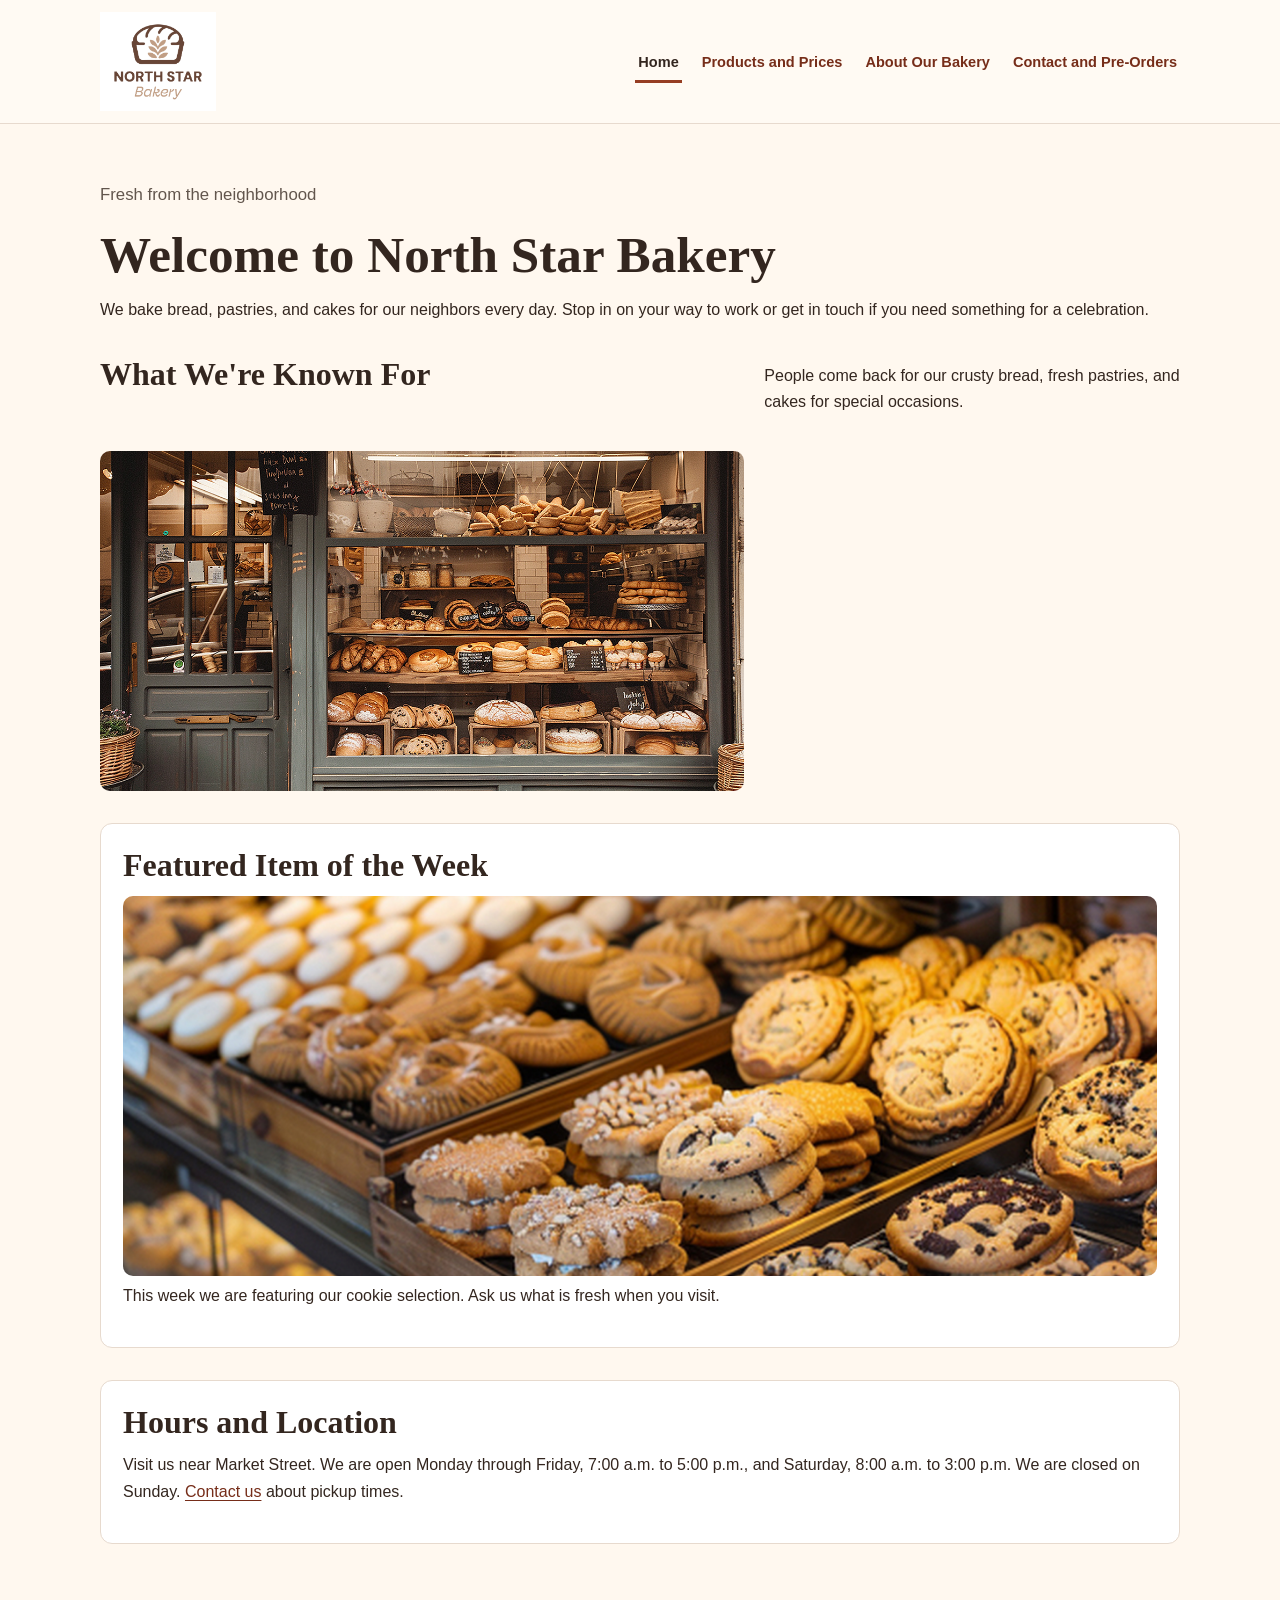
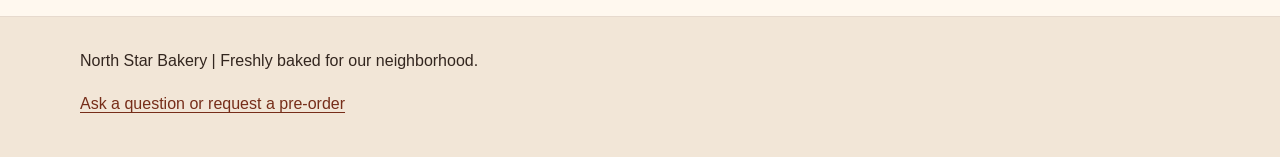
<file: index.html>
<!DOCTYPE html>

<html lang="en">
<head>
<meta charset="utf-8"/>
<meta content="width=device-width, initial-scale=1.0" name="viewport"/>
<meta content="North Star Bakery: fresh bread, pastries, cakes, and local pre-orders." name="description"/>
<title>Home | North Star Bakery</title>
<link href="styles.css" rel="stylesheet"/><script defer="True" src="site.js"></script></head>
<body><a class="skip-link" href="#main-content">Skip to main content</a>
<header class="site-header"><div class="header-inner">
<a class="brand" href="index.html"><img alt="North Star Bakery logo" src="media/bakery-logo_c.png" width="150"/></a>
<nav aria-label="Main navigation">
<ul>
<li><a aria-current="page" href="index.html">Home</a></li>
<li><a href="products.html">Products and Prices</a></li>
<li><a href="about.html">About Our Bakery</a></li>
<li><a href="contact.html">Contact and Pre-Orders</a></li>
</ul>
</nav>
</div></header>
<main id="main-content">
<p class="intro">Fresh from the neighborhood</p><h1>Welcome to North Star Bakery</h1>
<p>We bake bread, pastries, and cakes for our neighbors every day. Stop in on your way to work or get in touch if you need something for a celebration.</p>
<section aria-labelledby="known-for" class="two-col">
<h2 id="known-for">What We're Known For</h2>
<p>People come back for our crusty bread, fresh pastries, and cakes for special occasions.</p>
<img alt="North Star Bakery storefront with bread displayed in the window" class="media-img" loading="lazy" src="media/bakery-storefront_c.png"/>
</section>
<section aria-labelledby="featured" class="panel">
<h2 id="featured">Featured Item of the Week</h2>
<picture>
<source media="(max-width: 600px)" srcset="media/bakery-feature-small_c.png"/>
<img alt="Trays of assorted cookies and pastries at the bakery" class="hero-img" loading="lazy" src="media/bakery-feature-large_c.png"/>
</picture>
<p>This week we are featuring our cookie selection. Ask us what is fresh when you visit.</p>
</section>
<section aria-labelledby="visit" class="panel">
<h2 id="visit">Hours and Location</h2>
<p>Visit us near Market Street. We are open Monday through Friday, 7:00 a.m. to 5:00 p.m., and Saturday, 8:00 a.m. to 3:00 p.m. We are closed on Sunday. <a href="contact.html">Contact us</a> about pickup times.</p>
</section>
</main>
<footer class="site-footer"><div class="footer-inner">
<p>North Star Bakery | Freshly baked for our neighborhood.</p>
<p><a href="contact.html">Ask a question or request a pre-order</a></p>
</div></footer>
</body>
</html>
</file>
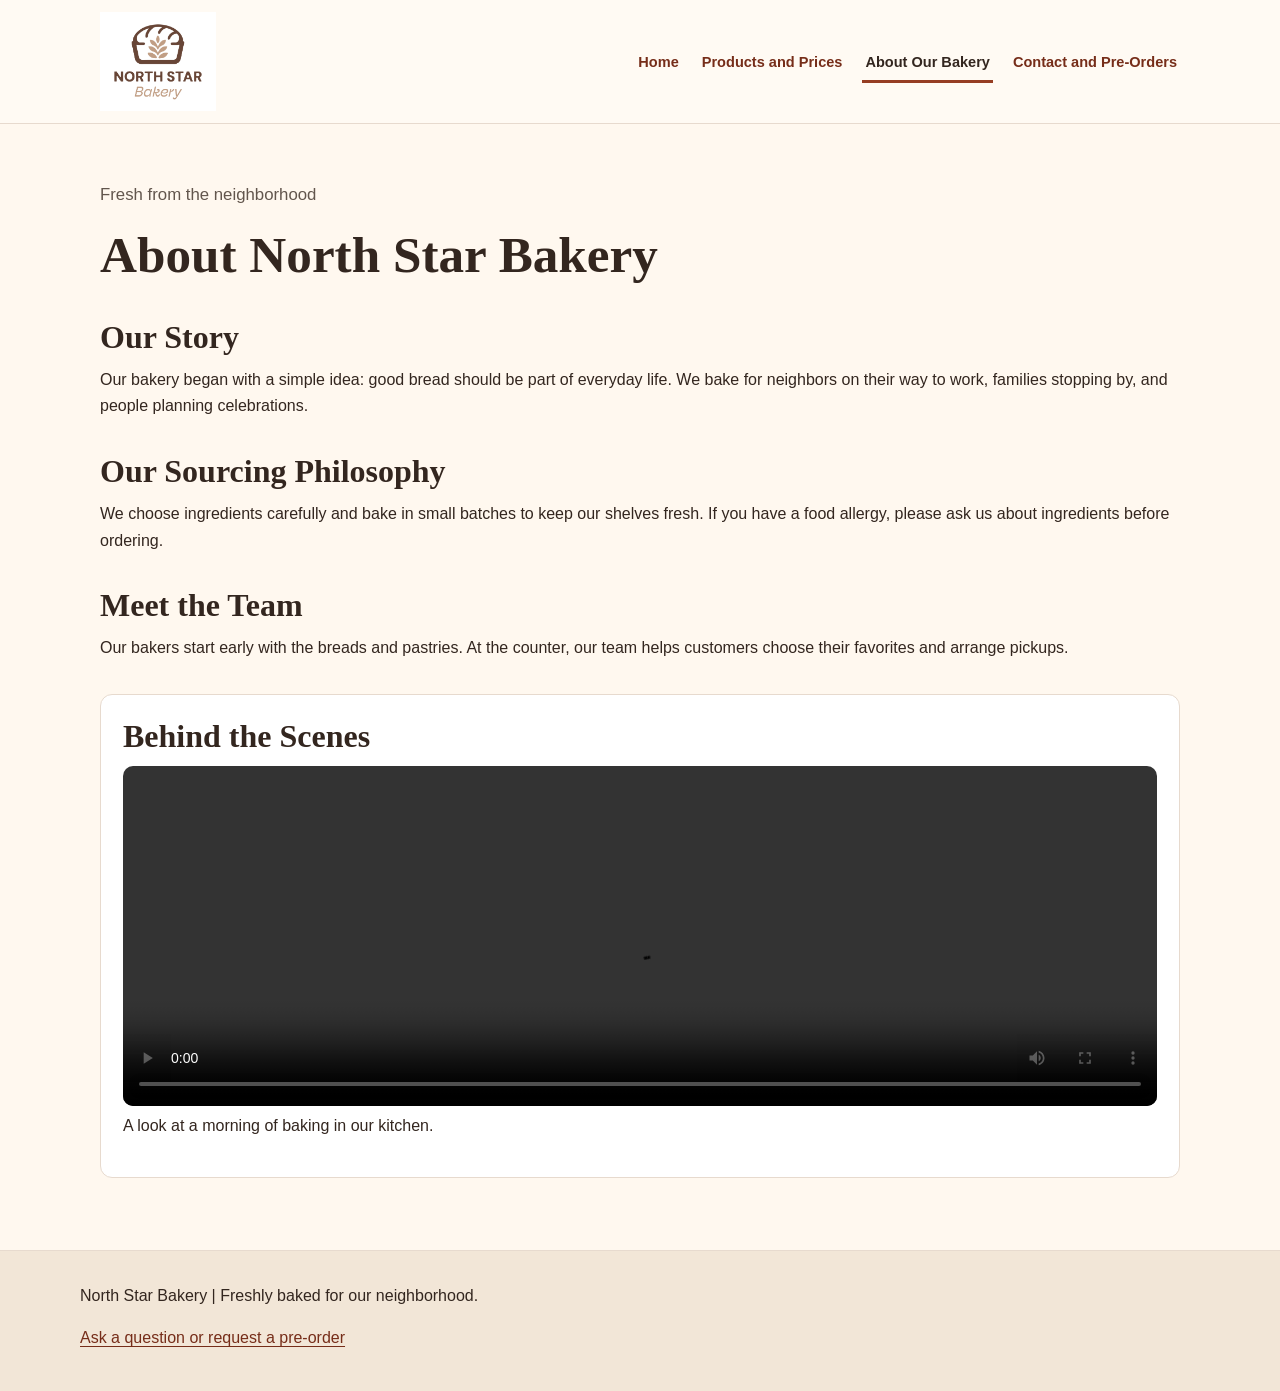
<file: about.html>
<!DOCTYPE html>

<html lang="en">
<head>
<meta charset="utf-8"/>
<meta content="width=device-width, initial-scale=1.0" name="viewport"/>
<meta content="North Star Bakery: fresh bread, pastries, cakes, and local pre-orders." name="description"/>
<title>About | North Star Bakery</title>
<link href="styles.css" rel="stylesheet"/><script defer="True" src="site.js"></script></head>
<body><a class="skip-link" href="#main-content">Skip to main content</a>
<header class="site-header"><div class="header-inner">
<a class="brand" href="index.html"><img alt="North Star Bakery logo" src="media/bakery-logo_c.png" width="150"/></a>
<nav aria-label="Main navigation">
<ul>
<li><a href="index.html">Home</a></li>
<li><a href="products.html">Products and Prices</a></li>
<li><a aria-current="page" href="about.html">About Our Bakery</a></li>
<li><a href="contact.html">Contact and Pre-Orders</a></li>
</ul>
</nav>
</div></header>
<main id="main-content">
<p class="intro">Fresh from the neighborhood</p><h1>About North Star Bakery</h1>
<section aria-labelledby="story">
<h2 id="story">Our Story</h2>
<p>Our bakery began with a simple idea: good bread should be part of everyday life. We bake for neighbors on their way to work, families stopping by, and people planning celebrations.</p>
</section>
<section aria-labelledby="sourcing">
<h2 id="sourcing">Our Sourcing Philosophy</h2>
<p>We choose ingredients carefully and bake in small batches to keep our shelves fresh. If you have a food allergy, please ask us about ingredients before ordering.</p>
</section>
<section aria-labelledby="team">
<h2 id="team">Meet the Team</h2>
<p>Our bakers start early with the breads and pastries. At the counter, our team helps customers choose their favorites and arrange pickups.</p>
</section>
<section aria-labelledby="behind-scenes" class="panel">
<h2 id="behind-scenes">Behind the Scenes</h2>
<video class="media-img" controls="" preload="metadata">
<source src="media/bakery-behind-scenes_c.mp4" type="video/mp4"/>
        Your browser does not support video. You can ask our staff about our baking process.
      </video>
<p>A look at a morning of baking in our kitchen.</p>
</section>
</main>
<footer class="site-footer"><div class="footer-inner">
<p>North Star Bakery | Freshly baked for our neighborhood.</p>
<p><a href="contact.html">Ask a question or request a pre-order</a></p>
</div></footer>
</body>
</html>
</file>
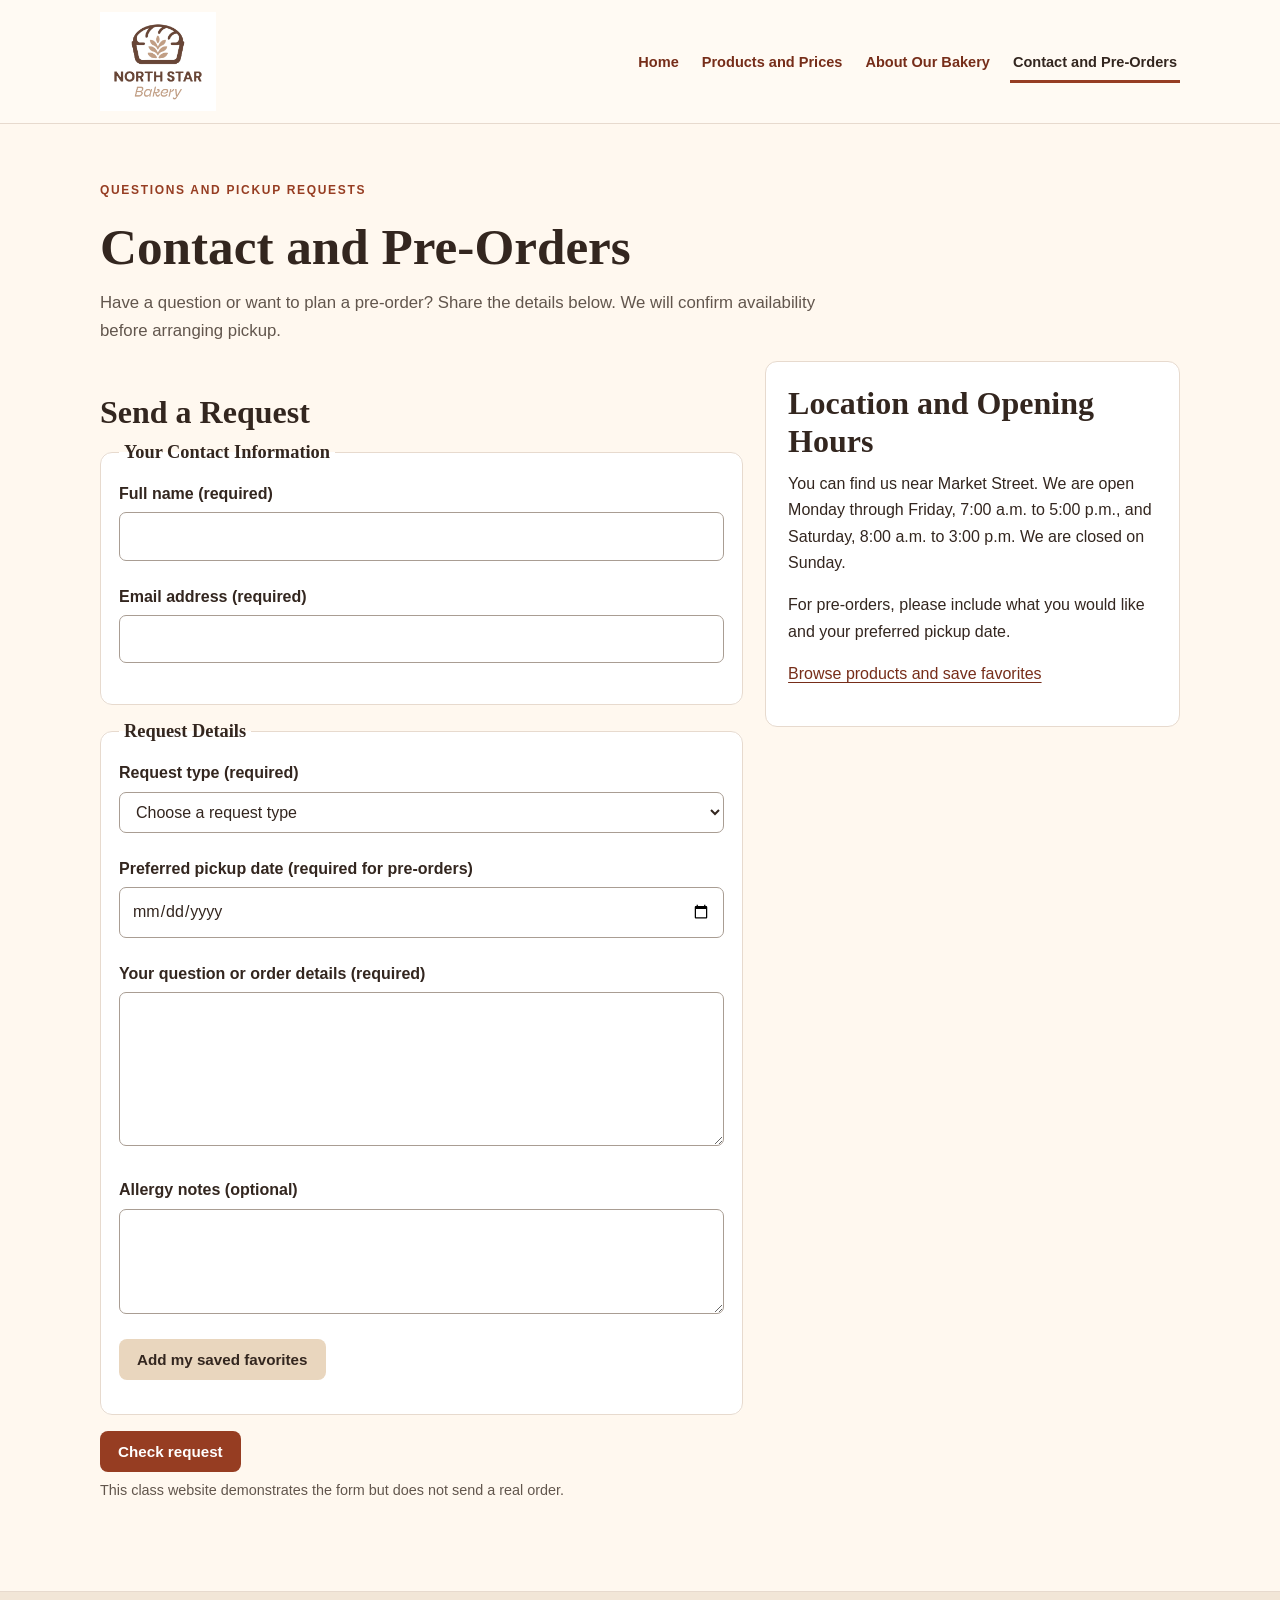
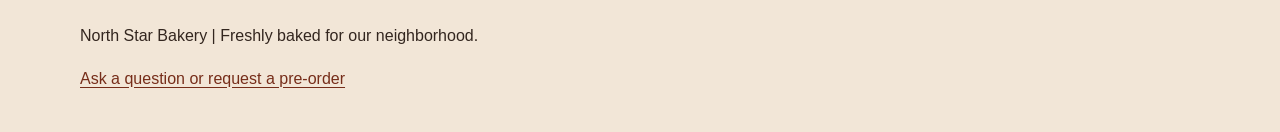
<file: contact.html>
<!DOCTYPE html>

<html lang="en">
<head>
<meta charset="utf-8"/>
<meta content="width=device-width, initial-scale=1.0" name="viewport"/>
<meta content="North Star Bakery: fresh bread, pastries, cakes, and local pre-orders." name="description"/>
<title>Contact | North Star Bakery</title>
<link href="styles.css" rel="stylesheet"/><script defer="True" src="site.js"></script></head>
<body><a class="skip-link" href="#main-content">Skip to main content</a>
<header class="site-header"><div class="header-inner">
<a class="brand" href="index.html"><img alt="North Star Bakery logo" src="media/bakery-logo_c.png" width="150"/></a>
<nav aria-label="Main navigation">
<ul>
<li><a href="index.html">Home</a></li>
<li><a href="products.html">Products and Prices</a></li>
<li><a href="about.html">About Our Bakery</a></li>
<li><a aria-current="page" href="contact.html">Contact and Pre-Orders</a></li>
</ul>
</nav>
</div></header>
<main id="main-content"><p class="eyebrow">Questions and pickup requests</p><h1>Contact and Pre-Orders</h1>
<p class="intro">Have a question or want to plan a pre-order? Share the details below. We will confirm availability before arranging pickup.</p>
<div class="contact-layout"><section aria-labelledby="request"><h2 id="request">Send a Request</h2>
<form action="#" id="request-form" method="post"><fieldset><legend>Your Contact Information</legend>
<div class="form-field"><label for="full-name">Full name (required)</label><input aria-describedby="full-name-error" autocomplete="name" id="full-name" minlength="2" name="full_name" required="" type="text"/><p aria-live="polite" class="field-error" id="full-name-error"></p></div>
<div class="form-field"><label for="email">Email address (required)</label><input aria-describedby="email-error" autocomplete="email" id="email" name="email" required="" type="email"/><p aria-live="polite" class="field-error" id="email-error"></p></div></fieldset>
<fieldset><legend>Request Details</legend>
<div class="form-field"><label for="request-type">Request type (required)</label><select aria-describedby="request-type-error" id="request-type" name="request_type" required=""><option value="">Choose a request type</option><option value="preorder">Pre-order</option><option value="question">General question</option></select><p aria-live="polite" class="field-error" id="request-type-error"></p></div>
<div class="form-field"><label for="pickup-date">Preferred pickup date (required for pre-orders)</label><input aria-describedby="pickup-date-error" id="pickup-date" name="pickup_date" type="date"/><p aria-live="polite" class="field-error" id="pickup-date-error"></p></div>
<div class="form-field"><label for="items">Your question or order details (required)</label><textarea aria-describedby="items-error" id="items" minlength="10" name="items" required="" rows="5"></textarea><p aria-live="polite" class="field-error" id="items-error"></p></div>
<div class="form-field"><label for="allergies">Allergy notes (optional)</label><textarea id="allergies" name="allergies" rows="3"></textarea></div>
<button class="secondary" id="add-favorites" type="button">Add my saved favorites</button><p aria-live="polite" class="status" id="favorite-import-status"></p></fieldset>
<button type="submit">Check request</button><p class="note">This class website demonstrates the form but does not send a real order.</p>
<p class="success" hidden="" id="form-result" role="status"></p></form></section>
<aside aria-labelledby="location" class="panel"><h2 id="location">Location and Opening Hours</h2><p>You can find us near Market Street. We are open Monday through Friday, 7:00 a.m. to 5:00 p.m., and Saturday, 8:00 a.m. to 3:00 p.m. We are closed on Sunday.</p><p>For pre-orders, please include what you would like and your preferred pickup date.</p><p><a href="products.html">Browse products and save favorites</a></p></aside></div></main>
<footer class="site-footer"><div class="footer-inner">
<p>North Star Bakery | Freshly baked for our neighborhood.</p>
<p><a href="contact.html">Ask a question or request a pre-order</a></p>
</div></footer>
</body>
</html>
</file>
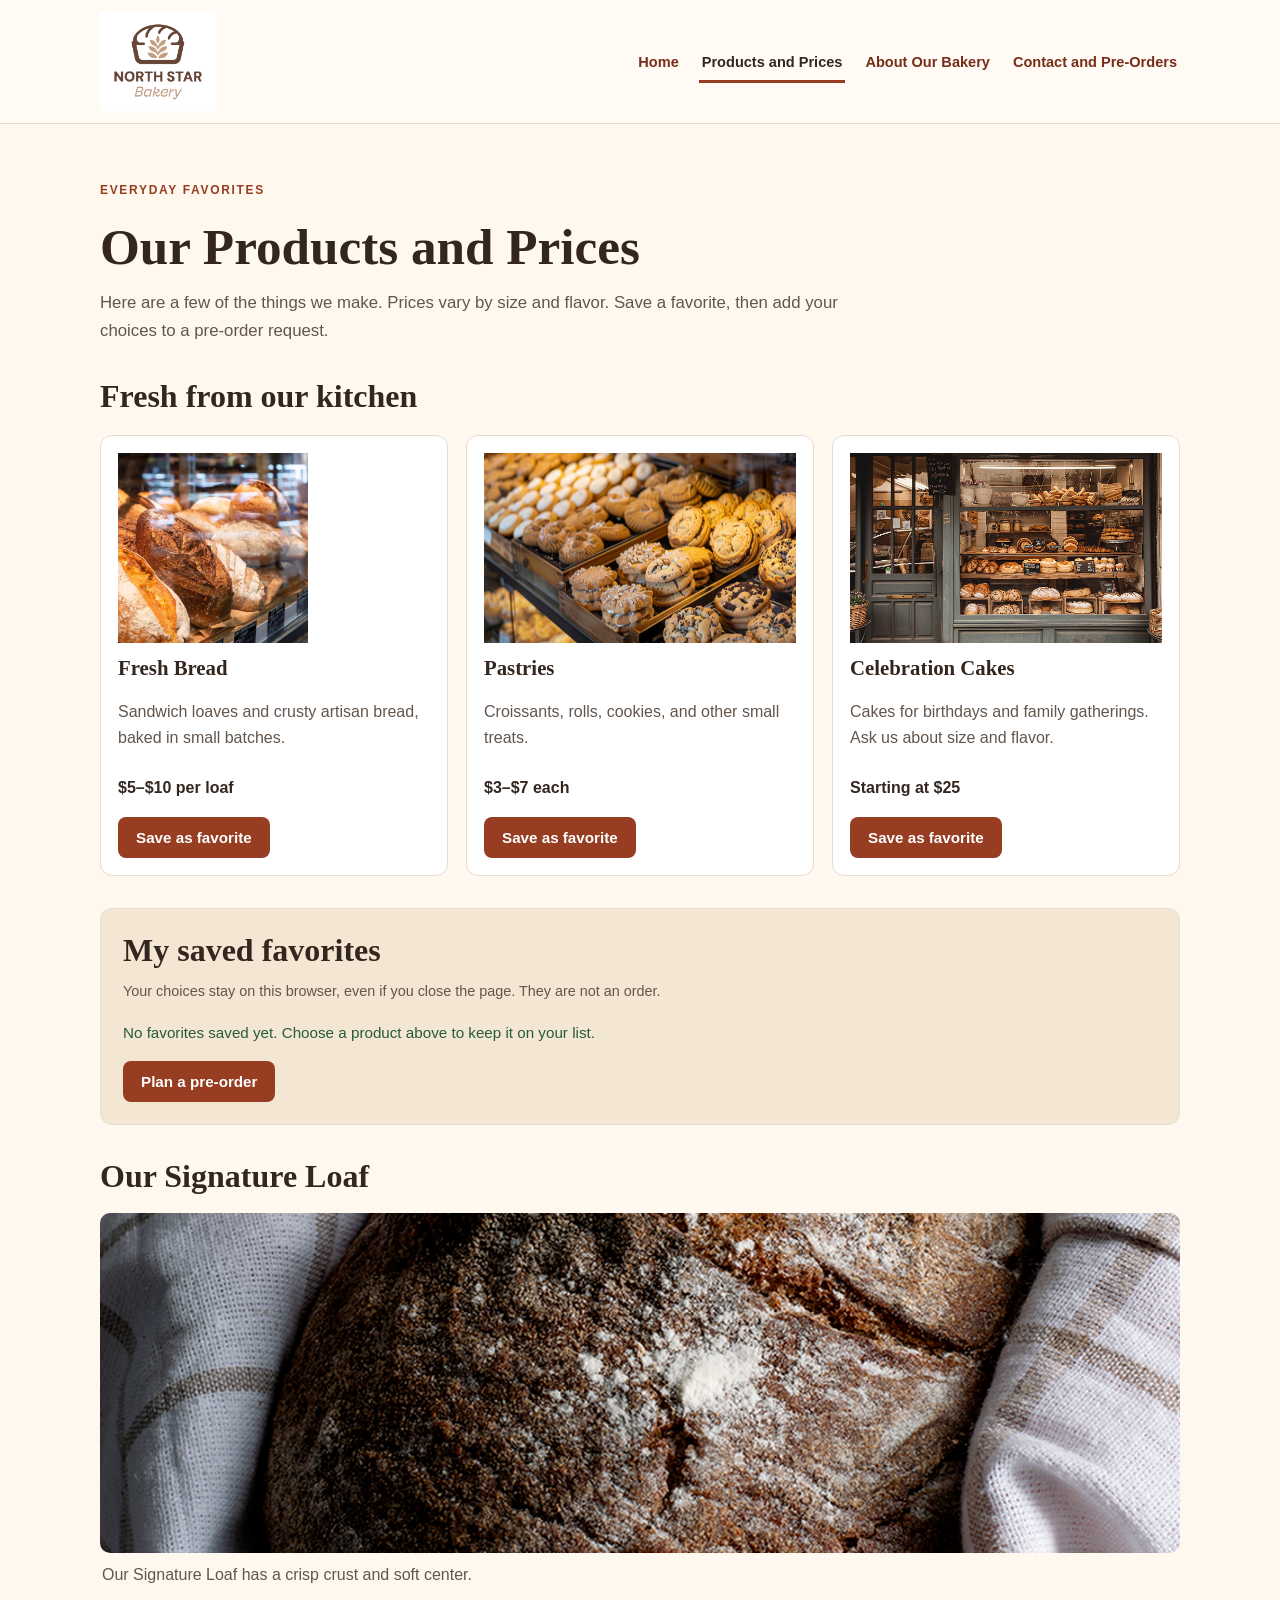
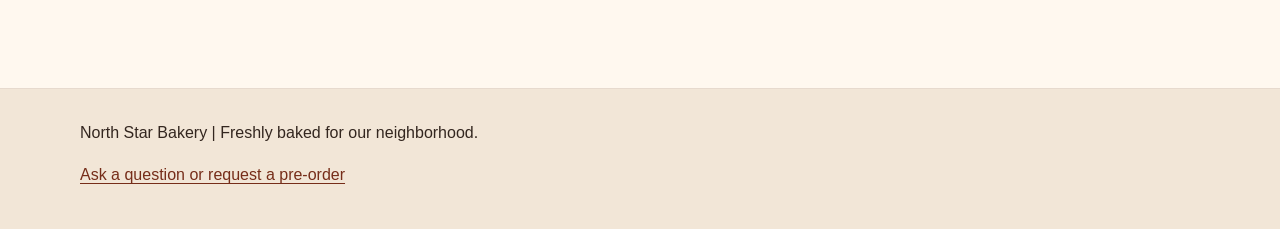
<file: products.html>
<!DOCTYPE html>

<html lang="en">
<head>
<meta charset="utf-8"/>
<meta content="width=device-width, initial-scale=1.0" name="viewport"/>
<meta content="North Star Bakery: fresh bread, pastries, cakes, and local pre-orders." name="description"/>
<title>Products | North Star Bakery</title>
<link href="styles.css" rel="stylesheet"/><script defer="True" src="site.js"></script></head>
<body><a class="skip-link" href="#main-content">Skip to main content</a>
<header class="site-header"><div class="header-inner">
<a class="brand" href="index.html"><img alt="North Star Bakery logo" src="media/bakery-logo_c.png" width="150"/></a>
<nav aria-label="Main navigation">
<ul>
<li><a href="index.html">Home</a></li>
<li><a aria-current="page" href="products.html">Products and Prices</a></li>
<li><a href="about.html">About Our Bakery</a></li>
<li><a href="contact.html">Contact and Pre-Orders</a></li>
</ul>
</nav>
</div></header>
<main id="main-content"><p class="eyebrow">Everyday favorites</p>
<h1>Our Products and Prices</h1>
<p class="intro">Here are a few of the things we make. Prices vary by size and flavor. Save a favorite, then add your choices to a pre-order request.</p>
<section aria-labelledby="products-title">
<h2 id="products-title">Fresh from our kitchen</h2>
<div class="product-grid">
<article class="card"><img alt="Fresh bread loaves on display" loading="lazy" src="media/bakery-bread_c.png"/><h3>Fresh Bread</h3><p>Sandwich loaves and crusty artisan bread, baked in small batches.</p><p class="price">$5–$10 per loaf</p><button aria-pressed="false" class="favorite-button" data-favorite="bread" type="button">Save as favorite</button></article>
<article class="card"><img alt="Assorted cookies and pastries on trays" loading="lazy" src="media/bakery-feature-large_c.png"/><h3>Pastries</h3><p>Croissants, rolls, cookies, and other small treats.</p><p class="price">$3–$7 each</p><button aria-pressed="false" class="favorite-button" data-favorite="pastries" type="button">Save as favorite</button></article>
<article class="card"><img alt="Bakery display with breads and treats" loading="lazy" src="media/bakery-storefront_c.png"/><h3>Celebration Cakes</h3><p>Cakes for birthdays and family gatherings. Ask us about size and flavor.</p><p class="price">Starting at $25</p><button aria-pressed="false" class="favorite-button" data-favorite="cakes" type="button">Save as favorite</button></article>
</div></section>
<section aria-labelledby="saved-title" class="panel favorite-panel"><h2 id="saved-title">My saved favorites</h2><p class="note">Your choices stay on this browser, even if you close the page. They are not an order.</p><ul class="favorite-list" id="favorite-list"></ul><p aria-live="polite" class="status" id="favorite-status">No favorites saved yet.</p><a class="button-link" href="contact.html">Plan a pre-order</a></section>
<section aria-labelledby="signature"><h2 id="signature">Our Signature Loaf</h2><figure><img alt="Round signature loaf with a crisp golden crust" class="media-img" loading="lazy" src="media/bakery-signature-loaf_c.png"/><figcaption>Our Signature Loaf has a crisp crust and soft center.</figcaption></figure></section></main>
<footer class="site-footer"><div class="footer-inner">
<p>North Star Bakery | Freshly baked for our neighborhood.</p>
<p><a href="contact.html">Ask a question or request a pre-order</a></p>
</div></footer>
</body>
</html>
</file>
<file: styles.css>
/* North Star Bakery - shared site styles */
:root { color-scheme: light; --cream:#fff8ef; --paper:#ffffff; --ink:#33261f; --muted:#62564d; --rust:#963d22; --rust-dark:#762d19; --sand:#e9d6be; --line:#e7dace; --good:#285b3c; --error:#aa302b; }
* { box-sizing:border-box; }
html { scroll-behavior:smooth; }
body { margin:0; font:1rem/1.65 Arial,Helvetica,sans-serif; color:var(--ink); background:var(--cream); }
a { color:var(--rust-dark); text-underline-offset:3px; }
a:hover { color:var(--rust); }
a:focus-visible, button:focus-visible, input:focus-visible, select:focus-visible, textarea:focus-visible { outline:3px solid #b15f31; outline-offset:3px; }
.skip-link { position:absolute; top:-80px; left:12px; padding:10px 18px; color:var(--paper); background:var(--ink); z-index:10; }
.skip-link:focus { top:10px; }
.site-header { background:#fffaf3; border-bottom:1px solid var(--line); }
.header-inner { max-width:1120px; margin:auto; padding:12px 20px; display:flex; flex-direction:column; gap:4px; }
.brand { display:inline-flex; align-items:center; width:max-content; }
.brand img { display:block; width:116px; height:auto; }
nav ul { list-style:none; padding:0; margin:8px 0 5px; display:flex; gap:6px 17px; flex-wrap:wrap; }
nav a { display:inline-block; font-size:.91rem; text-decoration:none; font-weight:600; padding:6px 3px; }
nav a[aria-current="page"] { color:var(--ink); border-bottom:3px solid var(--rust); }
main { max-width:1120px; margin:0 auto; padding:32px 20px 72px; min-height:56vh; }
h1,h2,h3 { font-family:Georgia,'Times New Roman',serif; line-height:1.19; margin:0 0 .7rem; }
h1 { font-size:clamp(2rem,5vw,3.2rem); }
h2 { font-size:clamp(1.45rem,3.2vw,2rem); }
h3 { font-size:1.3rem; }
p { margin:.45rem 0 1rem; }
.eyebrow { font-size:.75rem; letter-spacing:.14em; font-weight:700; text-transform:uppercase; color:var(--rust); }
.intro { max-width:760px; font-size:1.05rem; color:var(--muted); }
section { margin-top:32px; }
.panel, .card, fieldset { background:var(--paper); border:1px solid var(--line); border-radius:12px; }
.panel { padding:22px; }
figure { margin:18px 0; }
figcaption { color:var(--muted); padding:9px 2px; }
img,video { max-width:100%; height:auto; }
.hero-img, .media-img, .product-card img { display:block; width:100%; border-radius:10px; object-fit:cover; }
.hero-img { max-height:380px; }
.media-img { max-height:340px; }
.product-grid { display:grid; grid-template-columns:1fr; gap:18px; margin-top:20px; }
.card { padding:17px; display:flex; flex-direction:column; align-items:flex-start; }
.card img { height:190px; margin-bottom:13px; }
.card p { color:var(--muted); }
.price { color:var(--ink)!important; font-weight:700; }
button, .button-link { font:600 .95rem Arial,Helvetica,sans-serif; border:0; border-radius:8px; padding:12px 18px; background:var(--rust); color:white; cursor:pointer; display:inline-block; text-decoration:none; }
button:hover,.button-link:hover { background:var(--rust-dark); color:white; }
button.secondary { background:var(--sand); color:var(--ink); }
button.secondary:hover { background:#dbc09f; }
button[aria-pressed="true"] { background:var(--good); }
.favorite-button { margin-top:auto; }
.favorite-panel { background:#f3e6d3; }
.favorite-list { padding-left:19px; margin:8px 0; }
.status { font-size:.95rem; color:var(--good); margin-top:8px; }
.contact-layout { display:grid; grid-template-columns:1fr; gap:22px; align-items:start; }
fieldset { padding:18px; margin:0 0 16px; }
legend { font:700 1.15rem Georgia,serif; padding:0 5px; }
.form-field { margin:0 0 17px; }
label { display:block; margin-bottom:5px; font-weight:600; }
input,select,textarea { width:100%; max-width:100%; font:inherit; padding:10px 12px; color:var(--ink); background:#fff; border:1px solid #a99d93; border-radius:7px; }
textarea { min-height:105px; resize:vertical; }
[aria-invalid="true"] { border:2px solid var(--error); }
.field-error { color:var(--error); font-size:.88rem; margin:5px 0 0; min-height:1px; }
.success { padding:13px 15px; background:#e4f1e8; border:1px solid #a3c6ae; border-radius:8px; color:#194a2f; }
.note { font-size:.9rem; color:var(--muted); }
.site-footer { border-top:1px solid var(--line); background:#f2e6d7; padding:24px 20px; }
.footer-inner { max-width:1120px; margin:auto; }
.two-col { display:grid; gap:20px; align-items:start; }
@media (min-width:768px) {
  .header-inner { flex-direction:row; align-items:center; justify-content:space-between; }
  nav ul { justify-content:flex-end; }
  main { padding-top:50px; }
  .two-col,.contact-layout { grid-template-columns:minmax(0,1.55fr) minmax(255px,1fr); }
  .product-grid { grid-template-columns:repeat(2,minmax(0,1fr)); }
}
@media (min-width:1120px) { .product-grid { grid-template-columns:repeat(3,minmax(0,1fr)); } }
@media (prefers-reduced-motion:reduce) { html { scroll-behavior:auto; } }
</file>
